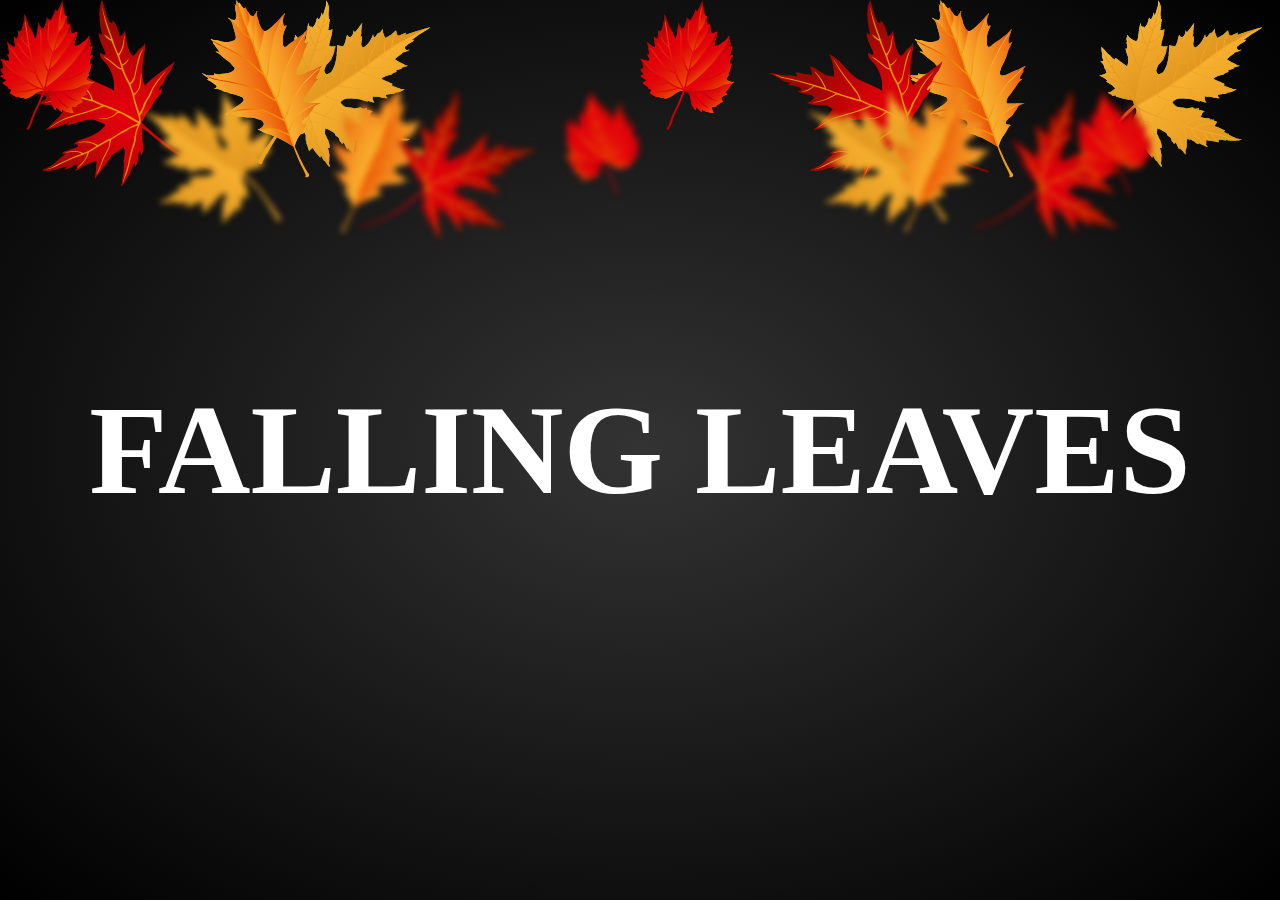
<file: CSS_Very_Power-master/CSS 落叶飘舞动画，好家伙，可以做个漂亮的锁屏了，还不收藏一波~/index.html>
<!DOCTYPE html>
<html lang="en">
<head>
  <meta charset="UTF-8">
  <meta name="viewport" content="width=device-width, initial-scale=1.0">
  <title>128.落叶飘舞动画特效</title>
  <link href="./style.css" rel="stylesheet">
</head>
<body>
  <section>
    <h2>Falling Leaves</h2>
    <div class="set">
      <div><img src="leaves1.png" alt=""></div>
      <div><img src="leaves2.png" alt=""></div>
      <div><img src="leaves3.png" alt=""></div>
      <div><img src="leaves4.png" alt=""></div>
      <div><img src="leaves1.png" alt=""></div>
      <div><img src="leaves2.png" alt=""></div>
      <div><img src="leaves3.png" alt=""></div>
      <div><img src="leaves4.png" alt=""></div>
    </div>
    <div class="set set2">
      <div><img src="leaves1.png" alt=""></div>
      <div><img src="leaves2.png" alt=""></div>
      <div><img src="leaves3.png" alt=""></div>
      <div><img src="leaves4.png" alt=""></div>
      <div><img src="leaves1.png" alt=""></div>
      <div><img src="leaves2.png" alt=""></div>
      <div><img src="leaves3.png" alt=""></div>
      <div><img src="leaves4.png" alt=""></div>
    </div>
    <div class="set set3">
      <div><img src="leaves1.png" alt=""></div>
      <div><img src="leaves2.png" alt=""></div>
      <div><img src="leaves3.png" alt=""></div>
      <div><img src="leaves4.png" alt=""></div>
      <div><img src="leaves1.png" alt=""></div>
      <div><img src="leaves2.png" alt=""></div>
      <div><img src="leaves3.png" alt=""></div>
      <div><img src="leaves4.png" alt=""></div>
    </div>
  </section>
</body>
</html>
</file>
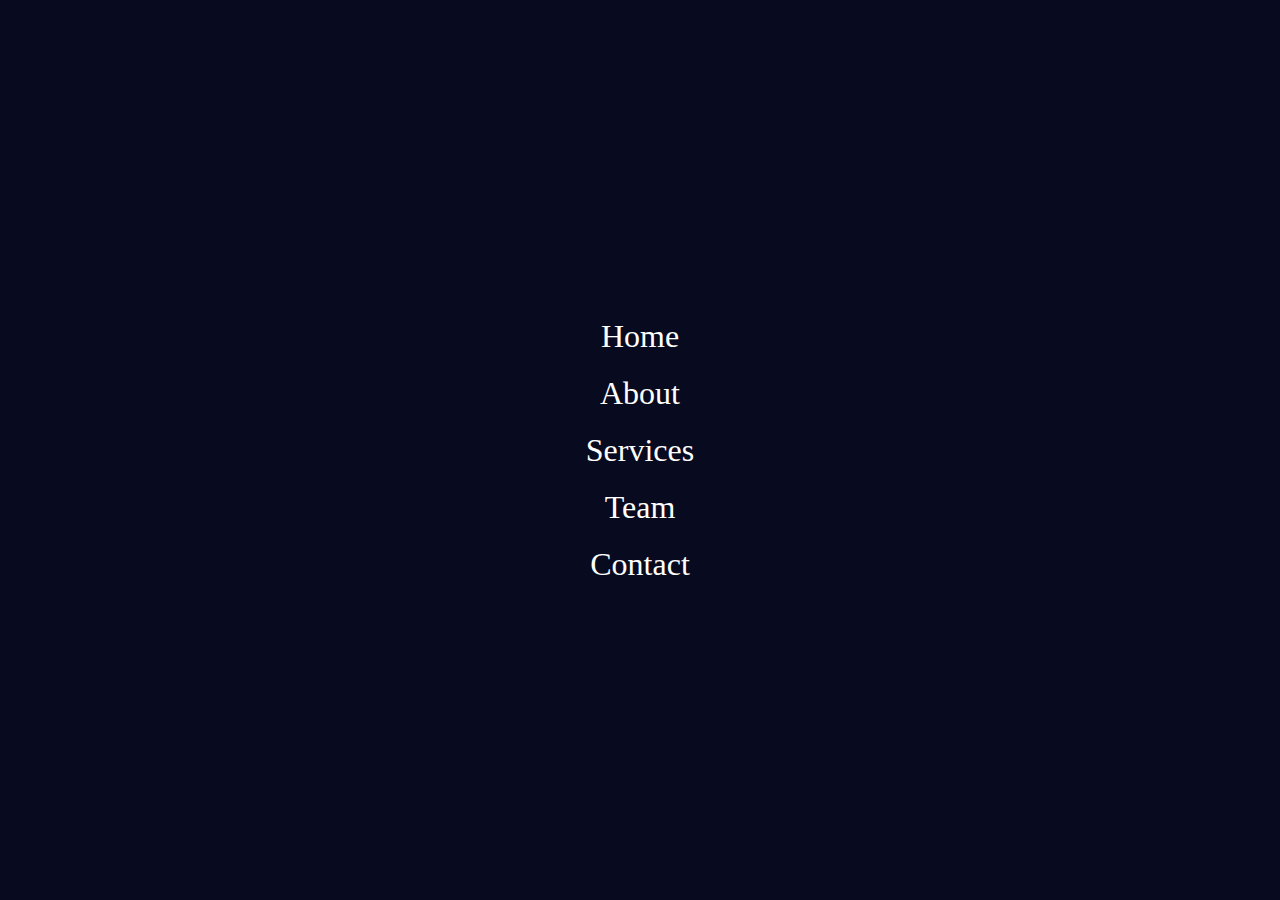
<file: CSS_Very_Power-master/HTML+CSS  完成滑动菜单指示器/index.html>
<!DOCTYPE html>
<html lang="en">
<head>
  <meta charset="UTF-8">
  <meta name="viewport" content="width=device-width, initial-scale=1.0">
  <title>136.如何使用css + js 创建滑动菜单指示器</title>
  <link href="./style.css" rel="stylesheet">
</head>
<body>
  <ul>
    <div id="marker"></div>
    <li><a href="#">Home</a></li>
    <li><a href="#">About</a></li>
    <li><a href="#">Services</a></li>
    <li><a href="#">Team</a></li>
    <li><a href="#">Contact</a></li>
  </ul>
  <script>
    const marker = document.querySelector('#marker')
    const item = document.querySelectorAll('ul li a')

    function indicator (e) {
      marker.style.top = e.offsetTop + 'px'
      marker.style.width = e.offsetWidth + 'px'
    }
    item.forEach(link => {
      link.addEventListener('mousemove', e => {
        indicator(e.target)
      })
    })
  </script>
</body>
</html>
</file>
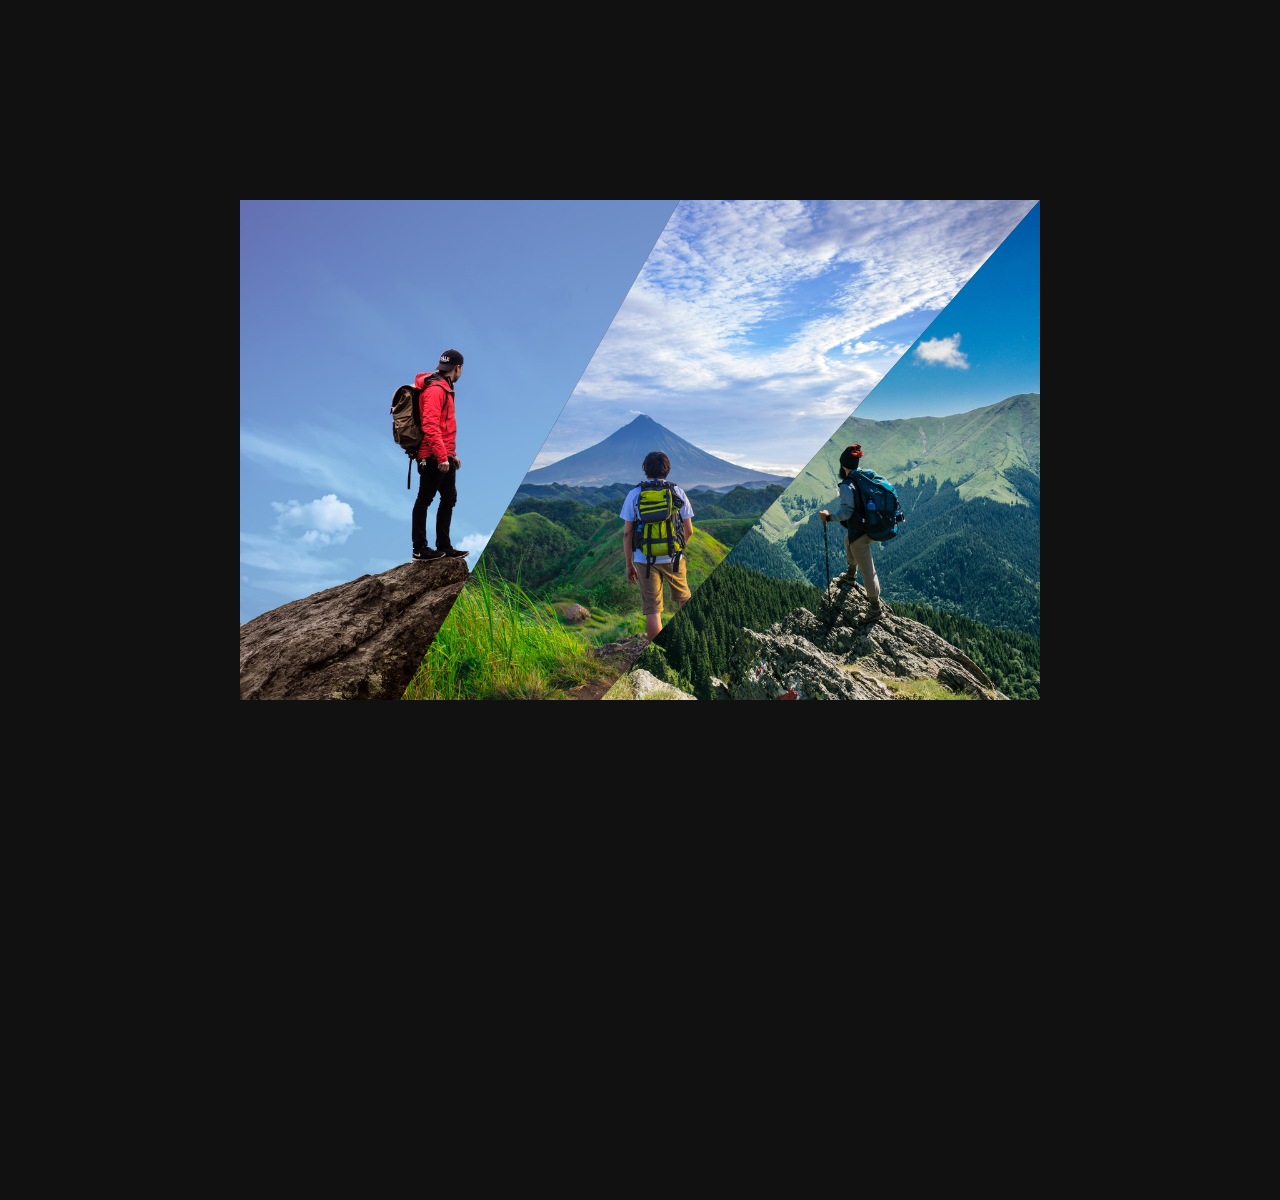
<file: CSS_Very_Power-master/HTML+CSS 回忆碎片悬停效果/index.html>
<!DOCTYPE html>
<html lang="en">
<head>
  <meta charset="UTF-8">
  <meta name="viewport" content="width=device-width, initial-scale=1.0">
  <title>135.使用clip-path创建很棒图上悬停特效</title>
  <link href="./style.css" rel="stylesheet">
</head>
<body>
  <div class="container">
    <div class="clip clip1">
      <div class="content">
        <h2>Post Title One</h2>
        <p>我们是才华横溢的设计师，也是勤勤恳恳的木匠，要能用上帝视角凌空俯视，也要能回到现实操盘世界。</p>
      </div>
    </div>
    <div class="clip clip2">
      <div class="content">
        <h2>Post Title Two</h2>
        <p>我们是才华横溢的设计师，也是勤勤恳恳的木匠，要能用上帝视角凌空俯视，也要能回到现实操盘世界。</p>
      </div>
    </div>
    <div class="clip clip3">
      <div class="content">
        <h2>Post Title Three</h2>
        <p>我们是才华横溢的设计师，也是勤勤恳恳的木匠，要能用上帝视角凌空俯视，也要能回到现实操盘世界。</p>
      </div>
    </div>
  </div>
</body>
</html>
</file>
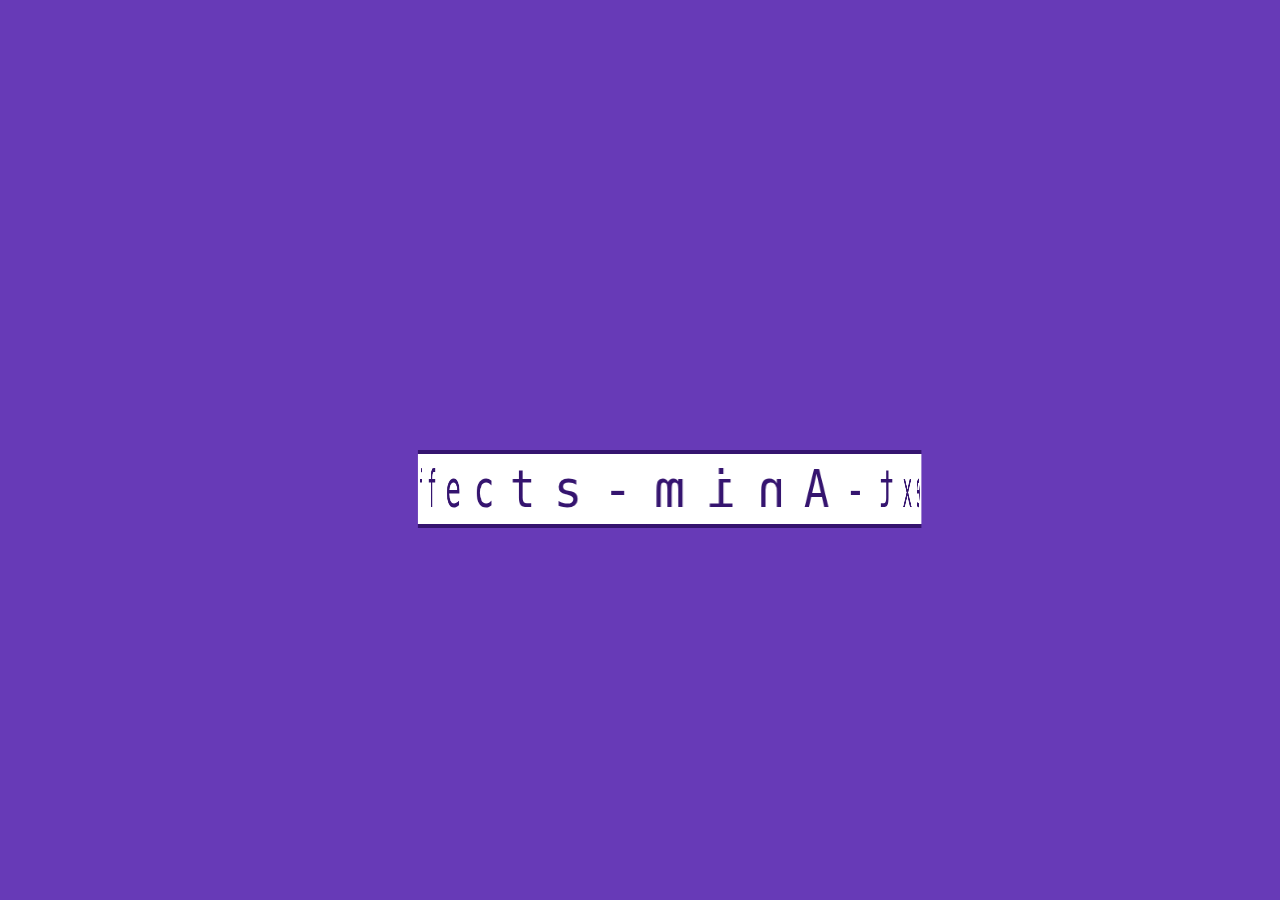
<file: CSS_Very_Power-master/HTML+CSS 完成圆形文字动画，好家伙，做个圈圈献给你！/index.html>
<!DOCTYPE html>
<html lang="en">
<head>
  <meta charset="UTF-8">
  <meta name="viewport" content="width=device-width, initial-scale=1.0">
  <title>133.如何使用CSS和Splitting.js制作圆形文字动画</title>
  <link href="./style.css" rel="stylesheet">
</head>
<body>
  <div class="circle"  data-splitting>
    Circle-Text-Animation-Effects-
  </div>
  <script src="./splitting.js"></script>
  <script> Splitting(); </script>
</body>
</html>
</file>
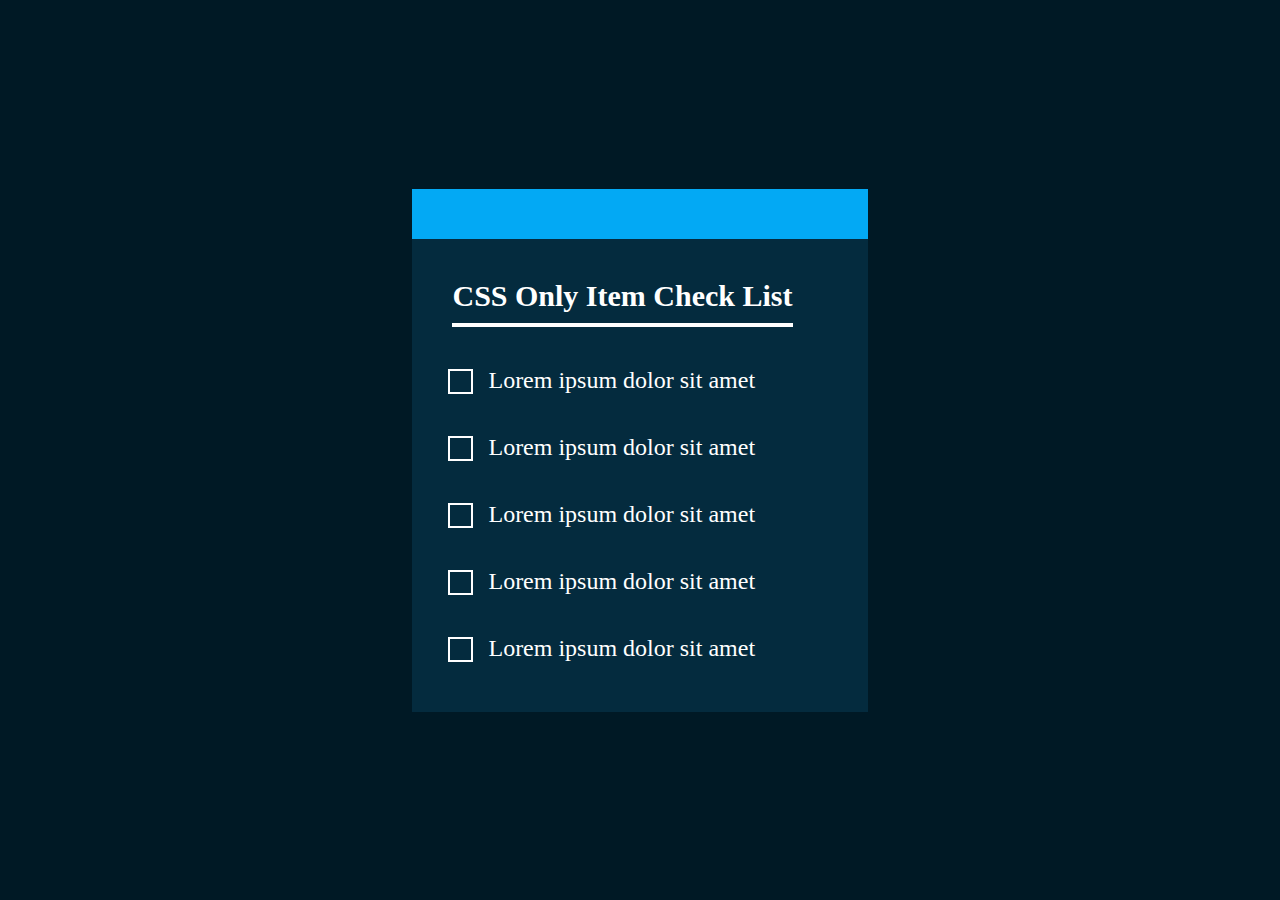
<file: CSS_Very_Power-master/HTML+CSS 完成待办事项，好家伙，还不快进来！实鼠不易，牛气冲天！/index.html>
<!DOCTYPE html>
<html lang="en">
<head>
  <meta charset="UTF-8">
  <meta name="viewport" content="width=device-width, initial-scale=1.0">
  <link href="./style.css" rel="stylesheet">
  <title>68.自定义动态复选框</title>
</head>
<body>
  <div class="list">
    <h2>CSS Only Item Check List</h2>
    <label>
      <input type="checkbox">
      <i></i>
      <span>Lorem ipsum dolor sit amet</span>
    </label>
    <label>
      <input type="checkbox">
      <i></i>
      <span>Lorem ipsum dolor sit amet</span>
    </label>
    <label>
      <input type="checkbox">
      <i></i>
      <span>Lorem ipsum dolor sit amet</span>
    </label>
    <label>
      <input type="checkbox">
      <i></i>
      <span>Lorem ipsum dolor sit amet</span>
    </label>
    <label>
      <input type="checkbox">
      <i></i>
      <span>Lorem ipsum dolor sit amet</span>
    </label>
  </div>
</body>
</html>
</file>
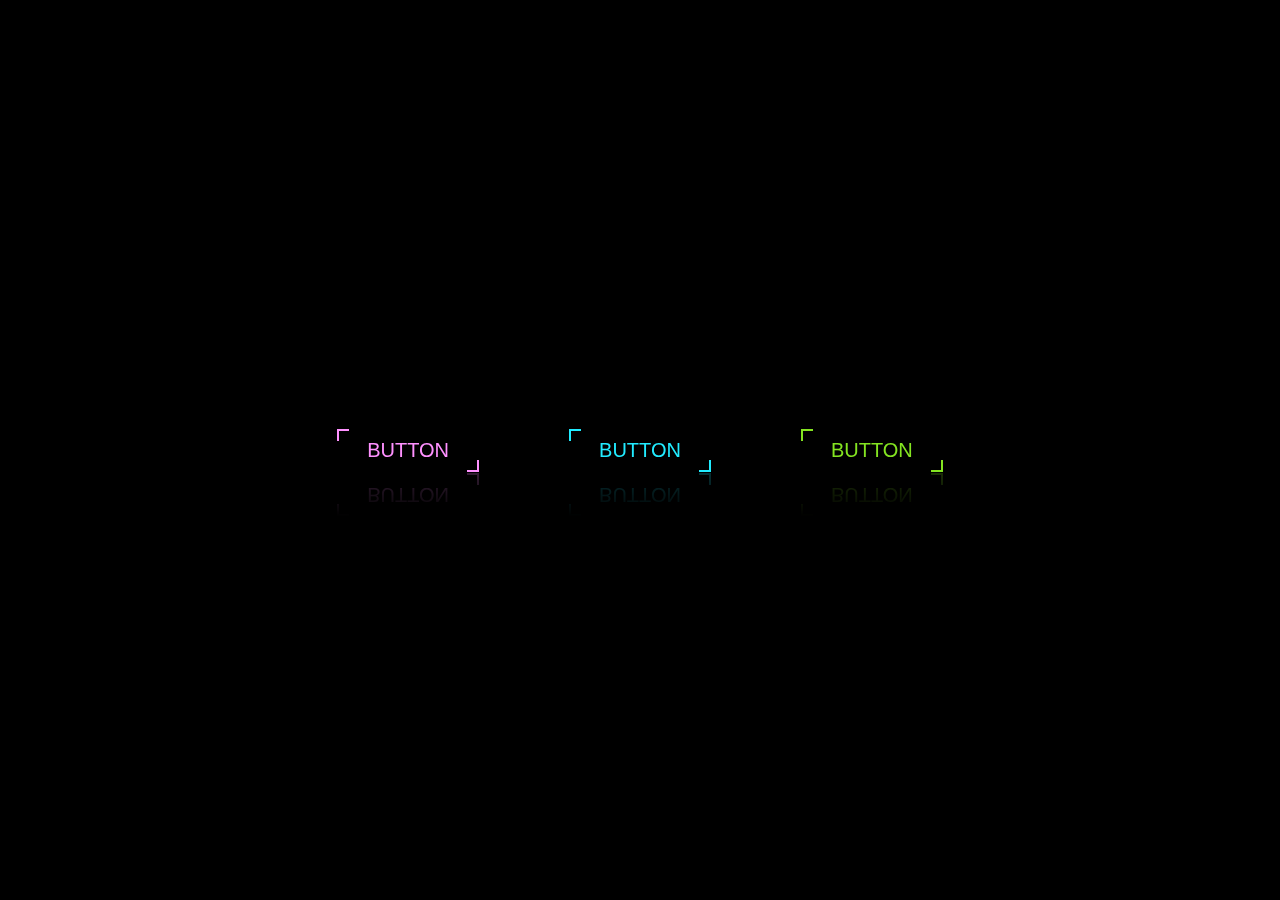
<file: CSS_Very_Power-master/HTML+CSS 完成按钮悬停发光特效，是金子总会发光的！/index.html>
<!DOCTYPE html>
<html lang="en">
<head>
  <meta charset="UTF-8">
  <meta name="viewport" content="width=device-width, initial-scale=1.0">
  <link href="./style.css" rel="stylesheet">
  <title>35.按钮悬停效霓虹灯特效</title>
</head>
<body>
  <a href="#">Button</a>
  <a href="#">Button</a>
  <a href="#">Button</a>
</body>
</html>
</file>
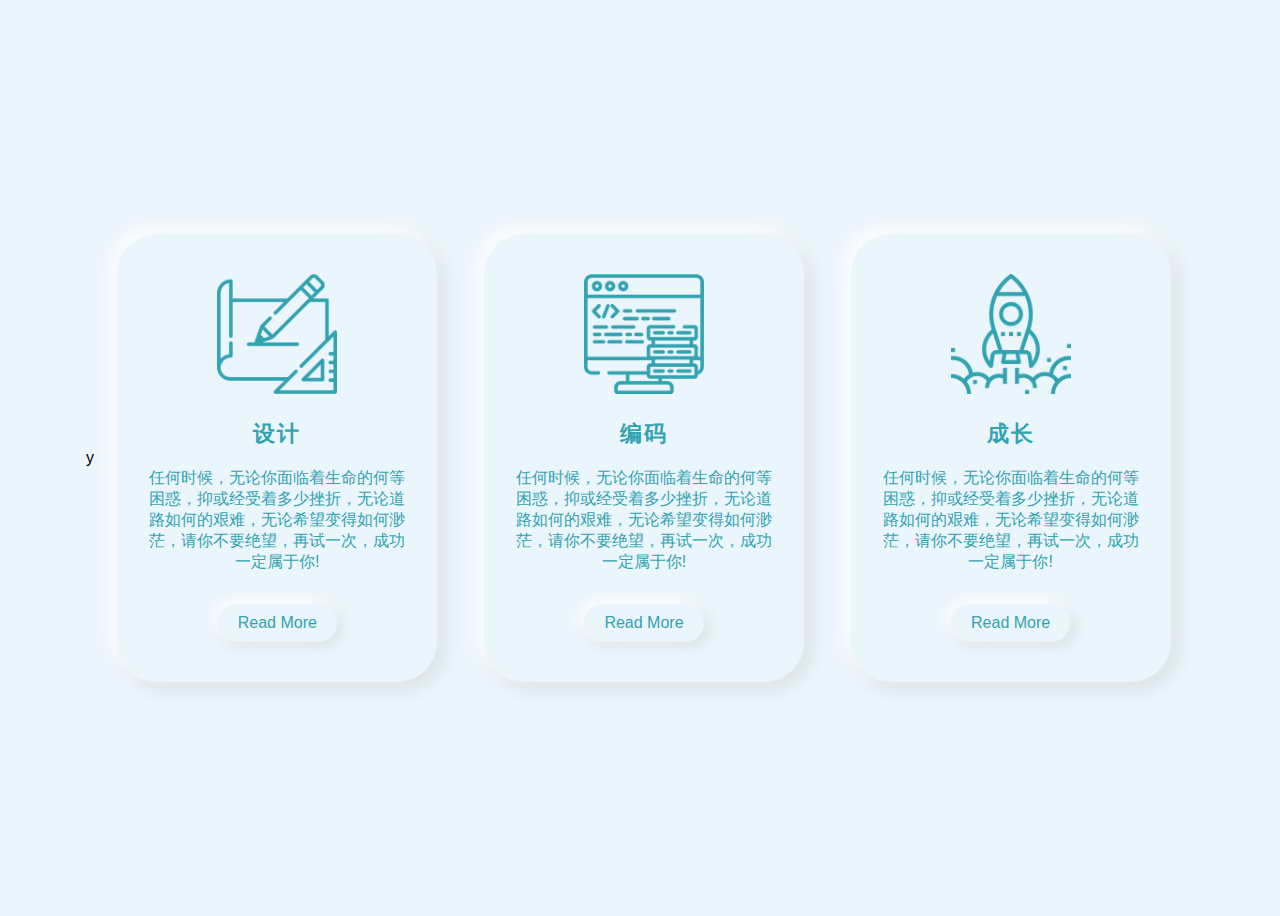
<file: CSS_Very_Power-master/HTML+CSS 完成超好看的卡片新拟态效果 ~嗯,有点意思/index.html>
<!DOCTYPE html>
<html lang="en">
<head>
  <meta charset="UTF-8">
  <meta name="viewport" content="width=device-width, initial-scale=1.0">
  <link href="./style.css" rel="stylesheet">y
  <title>50.新拟物卡片悬停特效</title>
</head>
<body>
  <div class="container">
    <div class="card">
      <div class="imgBx">
        <img src="design.png" alt="">
      </div>
      <div class="contentBx">
        <h2>设计</h2>
        <p>任何时候，无论你面临着生命的何等困惑，抑或经受着多少挫折，无论道路如何的艰难，无论希望变得如何渺茫，请你不要绝望，再试一次，成功一定属于你!</p>
        <a href="#"><span>Read More</span></a>
      </div>
    </div>
    <div class="card">
      <div class="imgBx">
        <img src="code.png" alt="">
      </div>
      <div class="contentBx">
        <h2>编码</h2>
        <p>任何时候，无论你面临着生命的何等困惑，抑或经受着多少挫折，无论道路如何的艰难，无论希望变得如何渺茫，请你不要绝望，再试一次，成功一定属于你!</p>
        <a href="#"><span>Read More</span></a>
      </div>
    </div>
    <div class="card">
      <div class="imgBx">
        <img src="launch.png" alt="">
      </div>
      <div class="contentBx">
        <h2>成长</h2>
        <p>任何时候，无论你面临着生命的何等困惑，抑或经受着多少挫折，无论道路如何的艰难，无论希望变得如何渺茫，请你不要绝望，再试一次，成功一定属于你!</p>
        <a href="#"><span>Read More</span></a>
      </div>
    </div>
  </div>
</body>
</html>
</file>
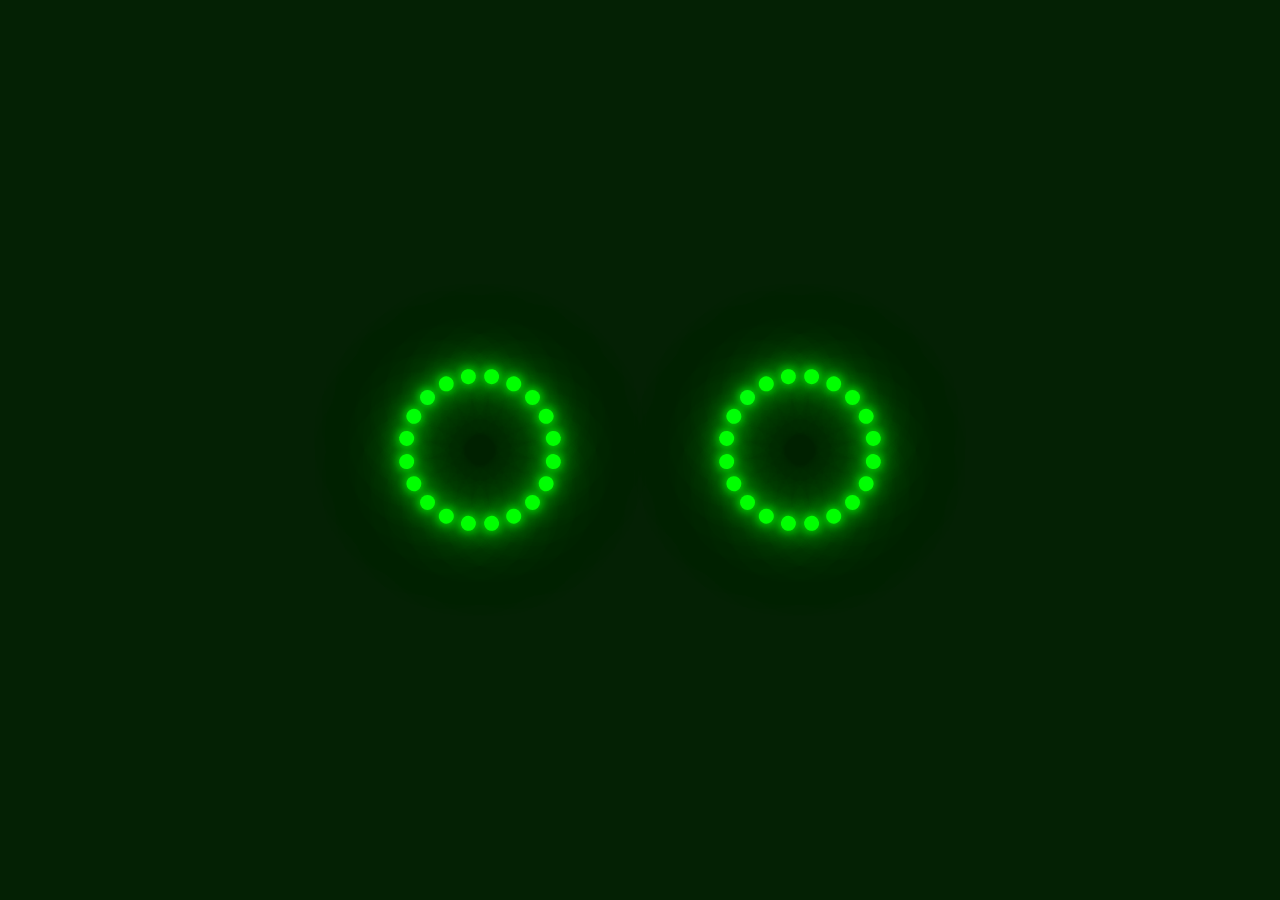
<file: CSS_Very_Power-master/HTML+CSS 跑马灯加载特效，各位看众，给个三连，收藏起来吧！/index.html>
<!DOCTYPE html>
<html lang="en">
<head>
  <meta charset="UTF-8">
  <meta name="viewport" content="width=device-width, initial-scale=1.0">
  <title>131.手撸一个跑马灯加载特效送给前端女朋友</title>
  <link href="./style.css" rel="stylesheet">
</head>
<body>
  <section>
    <div class="loader" style="margin-right: 200px;">
      <span style="--i:1"></span>
      <span style="--i:2;"></span>
      <span style="--i:3;"></span>
      <span style="--i:4;"></span>
      <span style="--i:5;"></span>
      <span style="--i:6;"></span>
      <span style="--i:7;"></span>
      <span style="--i:8;"></span>
      <span style="--i:9;"></span>
      <span style="--i:10;"></span>
      <span style="--i:11;"></span>
      <span style="--i:12;"></span>
      <span style="--i:13;"></span>
      <span style="--i:14;"></span>
      <span style="--i:15;"></span>
      <span style="--i:16;"></span>
      <span style="--i:17;"></span>
      <span style="--i:18;"></span>
      <span style="--i:19;"></span>
      <span style="--i:20;"></span>
    </div>
    <div class="loader">
      <span style="--i:1"></span>
      <span style="--i:2;"></span>
      <span style="--i:3;"></span>
      <span style="--i:4;"></span>
      <span style="--i:5;"></span>
      <span style="--i:6;"></span>
      <span style="--i:7;"></span>
      <span style="--i:8;"></span>
      <span style="--i:9;"></span>
      <span style="--i:10;"></span>
      <span style="--i:11;"></span>
      <span style="--i:12;"></span>
      <span style="--i:13;"></span>
      <span style="--i:14;"></span>
      <span style="--i:15;"></span>
      <span style="--i:16;"></span>
      <span style="--i:17;"></span>
      <span style="--i:18;"></span>
      <span style="--i:19;"></span>
      <span style="--i:20;"></span>
    </div>
  </section>
</body>
</html>
</file>
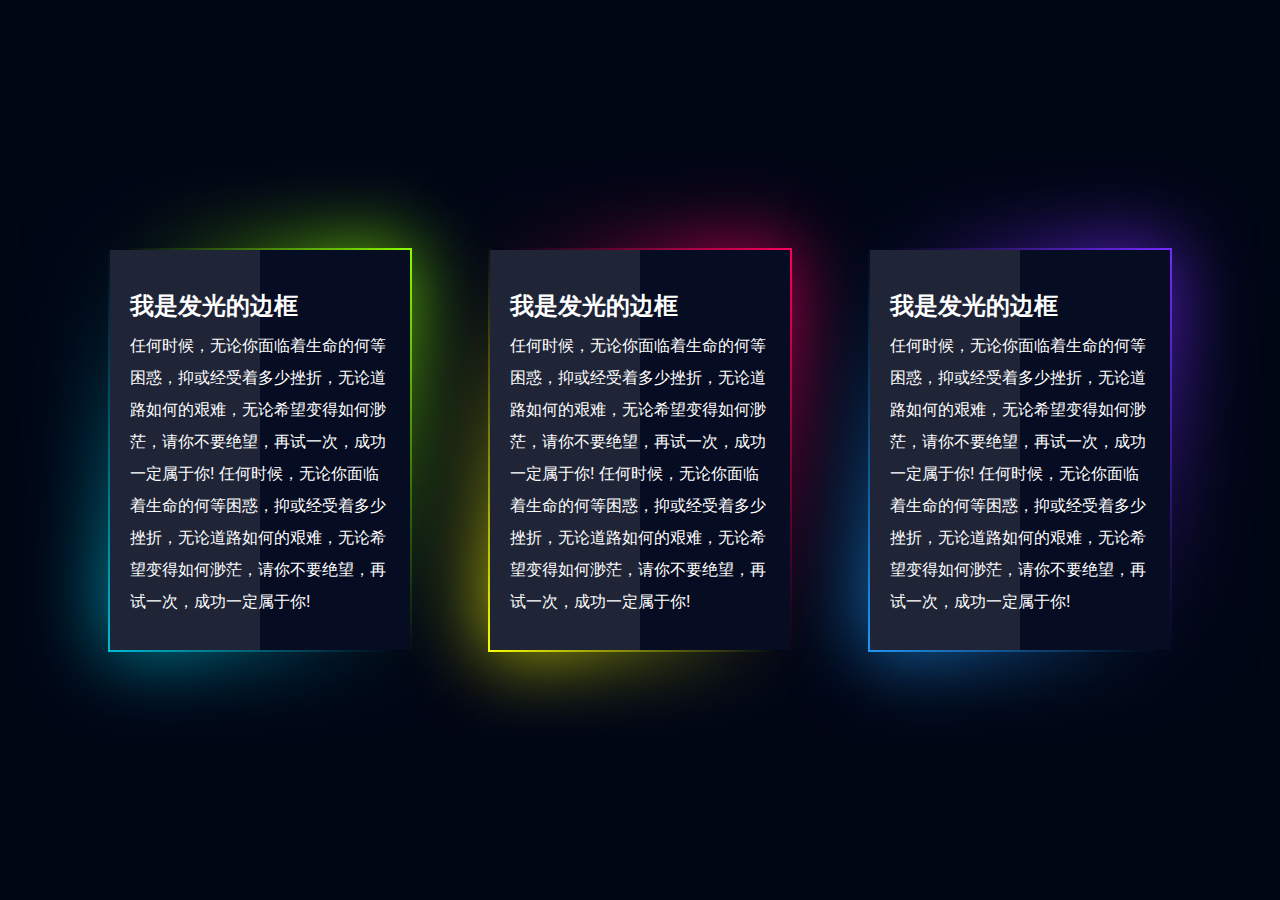
<file: CSS_Very_Power-master/HTML+CSS3 完成渐变发光卡片，不知道大家对这种系列是否满意？/index.html>
<!DOCTYPE html>
<html lang="en">
<head>
  <meta charset="UTF-8">
  <link href="./style.css" rel="stylesheet">
  <title>26.基于URL操作样式类</title>
</head>
<body>
  <div class="box">
    <div class="glass"></div>
    <div class="content">
      <h2>我是发光的边框</h2>
      <p>
        任何时候，无论你面临着生命的何等困惑，抑或经受着多少挫折，无论道路如何的艰难，无论希望变得如何渺茫，请你不要绝望，再试一次，成功一定属于你!
        
        任何时候，无论你面临着生命的何等困惑，抑或经受着多少挫折，无论道路如何的艰难，无论希望变得如何渺茫，请你不要绝望，再试一次，成功一定属于你!
      </p>
    </div>
  </div>
  <div class="box">
    <div class="glass"></div>
    <div class="content">
      <h2>我是发光的边框</h2>
      <p>
        任何时候，无论你面临着生命的何等困惑，抑或经受着多少挫折，无论道路如何的艰难，无论希望变得如何渺茫，请你不要绝望，再试一次，成功一定属于你!
        
        任何时候，无论你面临着生命的何等困惑，抑或经受着多少挫折，无论道路如何的艰难，无论希望变得如何渺茫，请你不要绝望，再试一次，成功一定属于你!
      </p>
    </div>
  </div>
  <div class="box">
    <div class="glass"></div>
    <div class="content">
      <h2>我是发光的边框</h2>
      <p>
        任何时候，无论你面临着生命的何等困惑，抑或经受着多少挫折，无论道路如何的艰难，无论希望变得如何渺茫，请你不要绝望，再试一次，成功一定属于你!
        
        任何时候，无论你面临着生命的何等困惑，抑或经受着多少挫折，无论道路如何的艰难，无论希望变得如何渺茫，请你不要绝望，再试一次，成功一定属于你!
      </p>
    </div>
  </div>
</body>
</html>
</file>
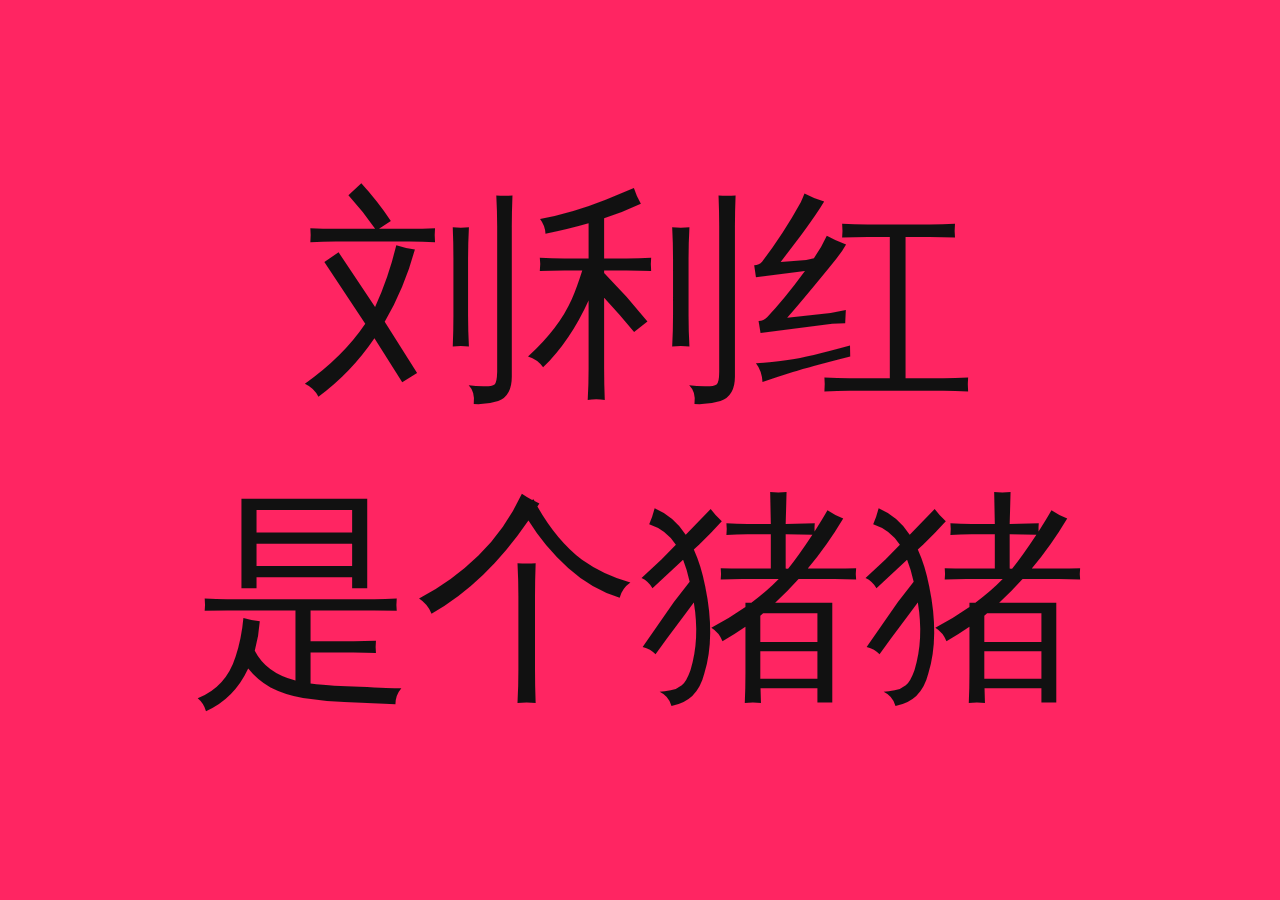
<file: CSS_Very_Power-master/HTML+CSS做一个聚光灯的效果送给心上人/index.html>
<!DOCTYPE html>
<html lang="en">
<head>
  <meta charset="UTF-8">
  <meta name="viewport" content="width=device-width, initial-scale=1.0">
  <title>134.如何使用 clip-path 做一个聚光灯的效果送给心上人</title>
  <link href="./style.css" rel="stylesheet">
</head>
<body>
  <section>
    <h2>刘利红</h2>
    <h2>是个猪猪</h2>
    <div class="circle"></div>
  </section>
  <script>
    const pos =document.documentElement
    pos.addEventListener('mousemove', e => {
      pos.style.setProperty('--x', e.clientX + 'px')
      pos.style.setProperty('--y', e.clientY + 'px')
    })
  </script>
</body>
</html>
</file>
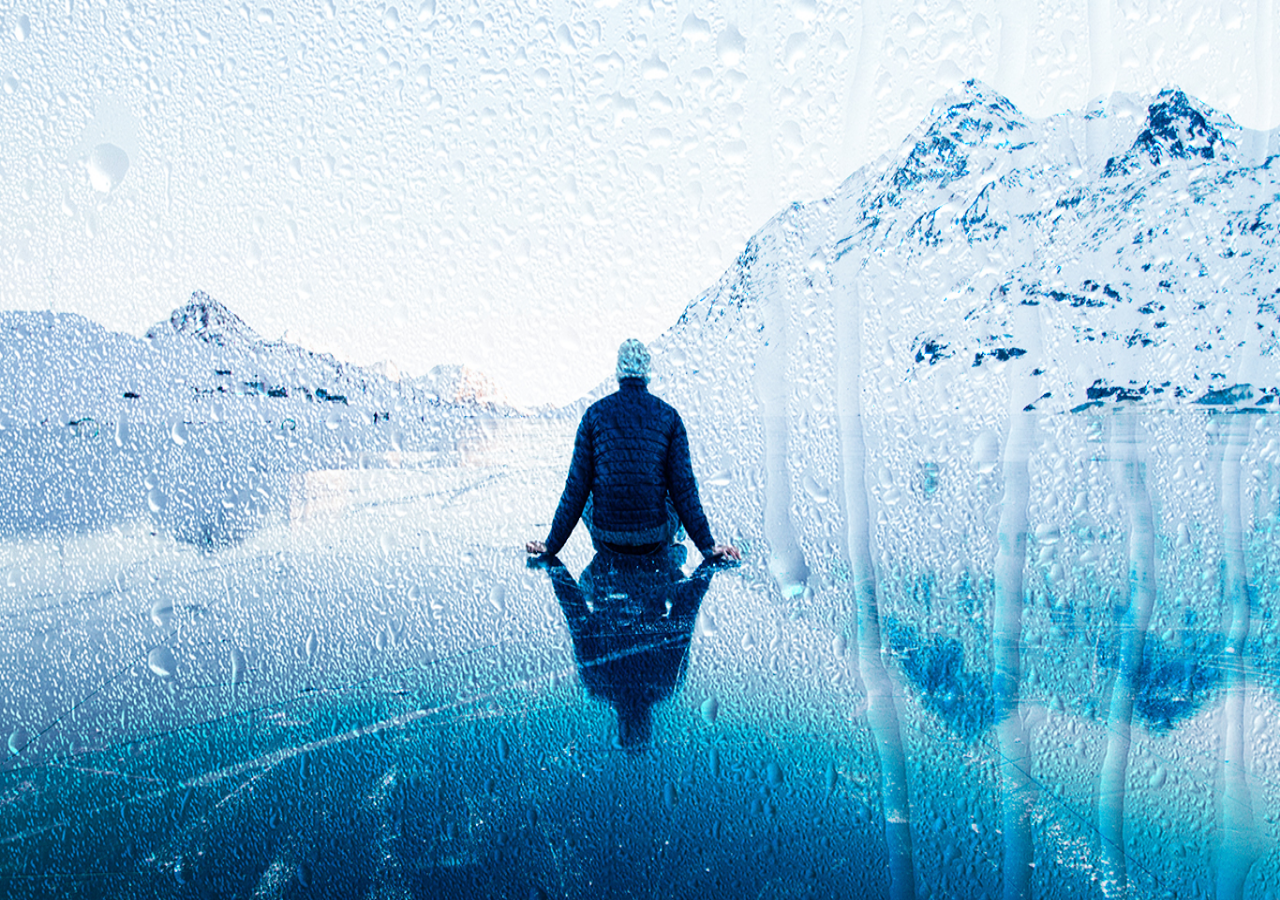
<file: CSS_Very_Power-master/前端人，来，给沾满雾气的玻璃刮一刮，好家伙，这工具超好用！/index.html>
<!DOCTYPE html>
<html lang="en">
<head>
  <meta charset="UTF-8">
  <meta name="viewport" content="width=device-width, initial-scale=1.0">
  <title>132.给沾满雾气的玻璃刮一刮</title>
  <link href="./style.css" rel="stylesheet">
</head>
<body>
  <div id="scratch"></div>
  <script src="https://cdn.bootcdn.net/ajax/libs/jquery/2.2.4/jquery.js"></script>
  <script src="./wScratchPad.min.js"></script>
  <script>
    $('#scratch').wScratchPad({
      size        : 150,          // The size of the brush/scratch.
      bg          : './img2.jpg',  // Background (image path or hex color).
      fg          : './img1.jpg',  // Foreground (image path or hex color).
    });
  </script>
</body>
</html>
</file>
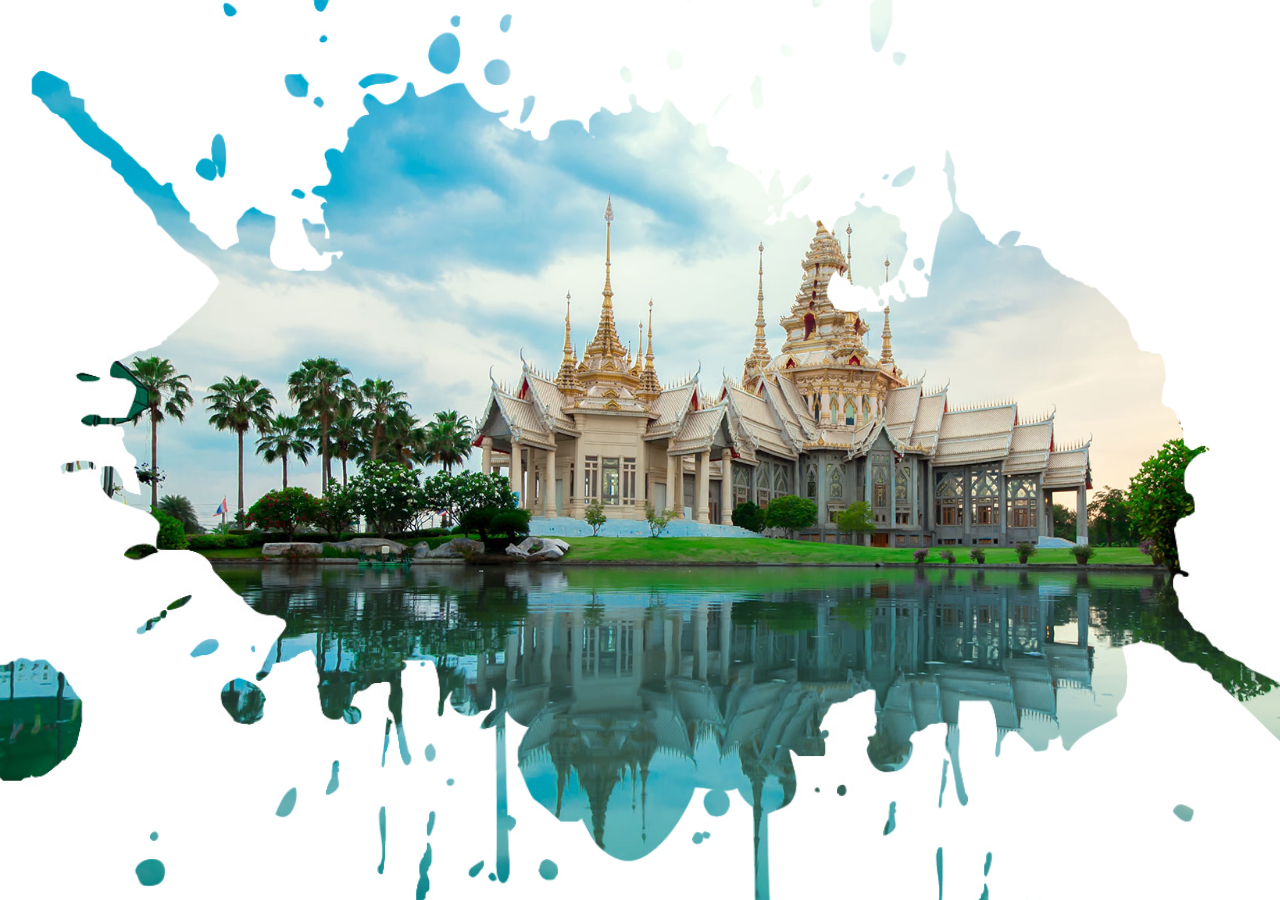
<file: CSS_Very_Power-master/好家伙，女朋友让我用前端人的方式，描述一下一幅画被墨水洒的到样子/index.html>
<!DOCTYPE html>
<html lang="en">
<head>
  <meta charset="UTF-8">
  <meta name="viewport" content="width=device-width, initial-scale=1.0">
  <title>128.女朋友让我用前端人的方式，描述一下一幅画被墨水洒的到样子</title>
  <link href="./style.css" rel="stylesheet">
</head>
<body>
  <section></section>
</body>
</html>
</file>
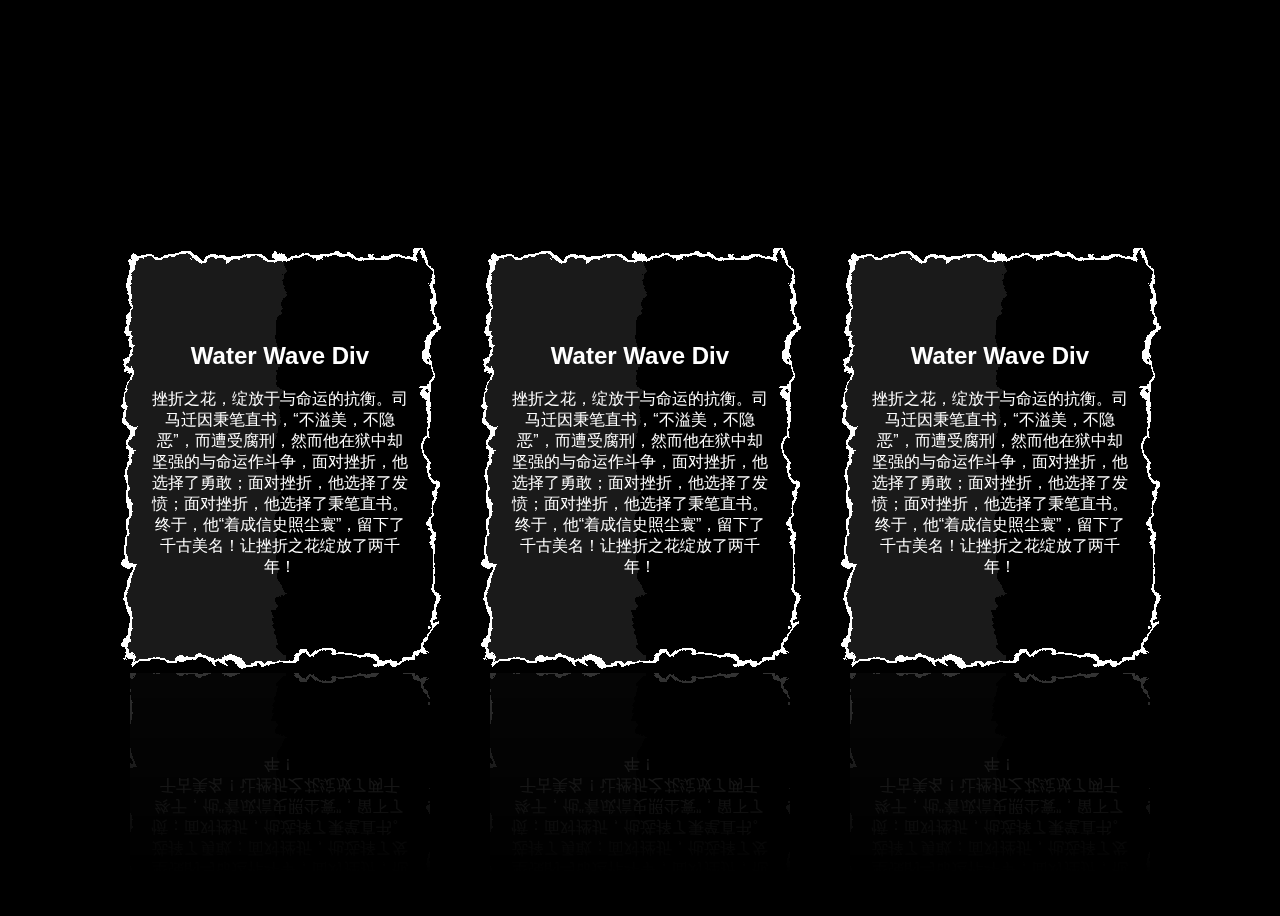
<file: CSS_Very_Power-master/波浪div动画效果/index.html>
<!DOCTYPE html>
<html lang="en">
<head>
  <meta charset="UTF-8">
  <meta name="viewport" content="width=device-width, initial-scale=1.0">
  <link href="./style.css" rel="stylesheet">
  <title>42.波浪div动画效果</title>
</head>
<body>
  <div class="container">
    <div class="box">
      <div class="content">
        <h2>Water Wave Div</h2>
        <p>
          挫折之花，绽放于与命运的抗衡。司马迁因秉笔直书，“不溢美，不隐恶”，而遭受腐刑，然而他在狱中却坚强的与命运作斗争，面对挫折，他选择了勇敢；面对挫折，他选择了发愤；面对挫折，他选择了秉笔直书。终于，他“着成信史照尘寰”，留下了千古美名！让挫折之花绽放了两千年！
        </p>
      </div>
    </div>
    <div class="box">
      <div class="content">
        <h2>Water Wave Div</h2>
        <p>
          挫折之花，绽放于与命运的抗衡。司马迁因秉笔直书，“不溢美，不隐恶”，而遭受腐刑，然而他在狱中却坚强的与命运作斗争，面对挫折，他选择了勇敢；面对挫折，他选择了发愤；面对挫折，他选择了秉笔直书。终于，他“着成信史照尘寰”，留下了千古美名！让挫折之花绽放了两千年！
        </p>
      </div>
    </div>
    <div class="box">
      <div class="content">
        <h2>Water Wave Div</h2>
        <p>
          挫折之花，绽放于与命运的抗衡。司马迁因秉笔直书，“不溢美，不隐恶”，而遭受腐刑，然而他在狱中却坚强的与命运作斗争，面对挫折，他选择了勇敢；面对挫折，他选择了发愤；面对挫折，他选择了秉笔直书。终于，他“着成信史照尘寰”，留下了千古美名！让挫折之花绽放了两千年！
        </p>
      </div>
    </div>
  </div>
  <svg>
    <filter id="wavy">
      <feTurbulence x="0" y="0" baseFrequency="0.02" numOctaves="5" seed="2">
        <animate attributeName="baseFrequency" dur="60s" values="0.02;0.05;0.02" repeatCount="indefinite"></animate>
      </feTurbulence>

      <feDisplacementMap in="SourceGraphic" scale="30"></feDisplacementMap>
    </filter>
  </svg>
</body>
</html>
</file>
<file: CSS_Very_Power-master/CSS 落叶飘舞动画，好家伙，可以做个漂亮的锁屏了，还不收藏一波~/style.css>
*{
  margin: 0;
  padding: 0;
  box-sizing: border-box;
}
section {
  position: relative;
  width: 100%;
  height: 100vh;
  background: radial-gradient(#333, #000);
  overflow: hidden;
  display: flex;
  align-items: center;
  justify-content: center;
}
section h2{
  color: #fff;
  font-size: 8em;
  text-transform: uppercase;
}
section .set{
  position: absolute;
  width: 100%;
  height: 100%;
  top:0;
  left: 0;
  pointer-events: none;
}
section .set div{
  position: absolute;
  display: block;
}
section .set div:nth-child(1){
  left: 20%;
  animation: animate 15s linear infinite;
  animation-delay: -7s;
}
section .set div:nth-child(2){
  left: 50%;
  animation: animate 20s linear infinite;
  animation-delay: -5s;
}
section .set div:nth-child(3){
  left: 70%;
  animation: animate 20s linear infinite;
  animation-delay: 0s;
}
section .set div:nth-child(4){
  left: 0%;
  animation: animate 15s linear infinite;
  animation-delay: -5s;
}
section .set div:nth-child(5){
  left: 85%;
  animation: animate 18s linear infinite;
  animation-delay: -10s;
}
section .set div:nth-child(6){
  left: 0%;
  animation: animate 12s linear infinite;
}
section .set div:nth-child(7){
  left: 15%;
  animation: animate 14s linear infinite;
}
section .set div:nth-child(8){
  left: 60%;
  animation: animate 15s linear infinite;
}

@keyframes animate{
  0%{
    opacity: 0;
    top: -10%;
    transform: translateX(20px) rotate(0deg);
  }
  10%{
    opacity: 1;
  }
  20%{
    transform: translateX(-20px) rotate(45deg);
  }
  40%{
    transform: translateX(-20px) rotate(90deg);
  }
  60%{
    transform: translateX(20px) rotate(180deg);
  }
  80%{
    transform: translateX(-20px) rotate(180deg);
  }
  100%{
    top: 110%;
    transform: translateX(-20px) rotate(225deg);
  }
}
.set2{
  transform: scale(2) rotateY(180deg);
  filter: blur(2px);
}
.set3{
  transform: scale(0.8) rotateY(180deg);
  filter: blur(4px);
}
</file>
<file: CSS_Very_Power-master/HTML+CSS  完成滑动菜单指示器/style.css>
*{
  margin: 0;
  padding: 0;
  font-family: consolas;
}
body{
  display: flex;
  justify-content: center;
  align-items: center;
  min-height: 100vh;
  background: #080b1f;
}
ul{
  position: relative;
  display: flex;
  flex-direction: column;
  align-items: center;
  justify-content: center;
}
ul li {
  list-style: none;
}
ul li a{
  position: relative;
  font-size: 2em;
  color: #fff;
  text-decoration: none;
  margin: 10px 0;
  display: inline-block;
  padding: 0 20px;
}

#marker{
  position: absolute;
  top:0;
  height: 50px;
  background: #2196f3;
  border-radius: 2px;
  transition: 0.5s;
  margin-top: -5px;
}
</file>
<file: CSS_Very_Power-master/HTML+CSS 回忆碎片悬停效果/style.css>
*{
  margin: 0;
  padding: 0;
  box-sizing: border-box;
}
body{
  display: flex;
  align-items: center;
  justify-content: center;
  min-height: 100vh;
  background: #111;
  overflow: hidden;
}
.container{
  position: relative;
  width: 800px;
  height: 500px;
  background: #222;
}
.container .clip{
  position: absolute;
  top:0;
  left: 0;
  width: 100%;
  height: 100%;
  transition: 0.5s;
}
.container .clip.clip1{
  background: url(img1.jpg);
  background-size: cover;
  clip-path: polygon(0 0, 55% 0, 20% 100%, 0% 100%);
}
.container .clip.clip2{
  background: url(img2.jpg);
  background-size: cover;
  clip-path: polygon(55% 0, 100% 0, 45% 100%, 20% 100%);
}
.container .clip.clip3{
  background: url(img3.jpg);
  background-size: cover;
  clip-path: polygon(100% 0, 100% 0, 100% 100%, 45% 100%);
}
.container:hover .clip{
  clip-path: polygon(100% 0, 100% 0, 100% 100%, 100% 100%);
}
.container .clip:hover{
  clip-path: polygon(0 0, 100% 0, 100% 100%, 0% 100%);
}
.content{
  position: absolute;
  bottom: -100%;
  width: 70%;
  padding: 20px;
  background: #fff;
  transition: 0.5s;
}
.container .clip:hover .content{
  bottom: 0;
  opacity: 1;
}
</file>
<file: CSS_Very_Power-master/HTML+CSS 完成圆形文字动画，好家伙，做个圈圈献给你！/style.css>
*{
  margin: 0;
  padding: 0;
  box-sizing: border-box;
  font-family: monospace;
}
body{
  display: flex;
  justify-content: center;
  align-items: center;
  min-height: 100vh;
  background: #673ab7;
}
.circle{
  transform-style: preserve-3d;
  animation: animate 8s linear infinite;
}
@keyframes animate{
  0%{
    transform: perspective(1000px) rotateY(360deg) rotateX(15deg);
  }
  100%{
    transform: perspective(1000px) rotateY(0deg) rotateX(15deg);
  }
}
.circle .char{
  position: absolute;
  top:0;
  left: 0;
  background: #fff;
  font-size: 4em;
  color: #35146f;
  padding: 5px 14px;
  border-top: 4px solid #35146f;
  border-bottom: 4px solid #35146f;
  transform-style: preserve-3d;
  transform-origin: center;
  transform:rotateY(calc(var(--char-index) * 12deg)) translateZ(250px);
}
</file>
<file: CSS_Very_Power-master/HTML+CSS 完成待办事项，好家伙，还不快进来！实鼠不易，牛气冲天！/style.css>
*{
  margin: 0;
  padding: 0;
  font-family: consolas;
  box-sizing: border-box;
}
body{
  display: flex;
  align-items: center;
  justify-content: center;
  min-height: 100vh;
  background: #001925;
}

.list{
  padding: 30px 75px 10px 30px;
  position: relative;
  background: #042b3e;
  border-top: 50px solid #03a9f4
}

.list h2{
  color: #fff;
  font-size: 30px;
  padding: 10px 0;
  margin-left: 10px;
  display: inline-block;
  border-bottom: 4px solid #fff
}

.list label{
  position: relative;
  display: block;
  margin: 40px 0;
  color: #fff;
  font-size: 24px;
  cursor: pointer;
}

.list input[type="checkbox"] {
  -webkit-appearance: none;
}

.list i{
  position: absolute;
  top:2px;
  display: inline-block;
  width: 25px;
  height: 25px;
  border: 2px solid #fff;
}

.list input[type="checkbox"]:checked ~ i{
  top:1px;
  border-top:none;
  border-right: none;
  height: 15px;
  width: 25px;
  transform: rotate(-45deg);
}

.list span{
  position: relative;
  left: 40px;
  transition: 0.5s;
}

.list span::before{
  content: '';
  position: absolute;
  top: 50%;
  left: 0;
  width: 100%;
  height: 1px;
  background: #fff;

  transform:translateY(-50%) scale(0);
  transform-origin: right;
  transition: transform 0.8s;
}

.list input[type="checkbox"]:checked ~ span::before{
  transform:translateY(-50%) scale(1);
  transform-origin: left;
  transition: transform 0.8s;
}

.list input[type="checkbox"]:checked ~ span{
  color: #154e6b;
}
</file>
<file: CSS_Very_Power-master/HTML+CSS 完成按钮悬停发光特效，是金子总会发光的！/style.css>
*{
  margin: 0;
  padding: 0;
  font-family: '微软雅黑', sans-serif;
  box-sizing: border-box;
}

body{
  display: flex;
  justify-content: center;
  align-items: center;
  background: #000;
  min-height: 100vh;
}

a{
  position: relative;
  padding: 10px 30px;
  margin: 0 45px;
  color: #21ebff;
  text-decoration: none;
  font-size: 20px;
  text-transform: uppercase;
  transition: 0.5s;
  overflow: hidden;
  -webkit-box-reflect: below 1px linear-gradient(transparent, #0003);
}
a:hover{
  background: #21ebff;
  color: #111;
  box-shadow: 0 0 50px #21ebff;
  transition-delay: 0.5s;
}

a:nth-child(1){
  filter: hue-rotate(115deg);
}
a:nth-child(3){
  filter: hue-rotate(270deg);
}

a::before{
  content: '';
  position: absolute;
  top:0;
  left: 0;
  width: 10px;
  height: 10px;
  border-top:2px solid #21ebff;
  border-left:2px solid #21ebff;
  transition: 0.5s;
  transition-delay: 0.5s;
}
a:hover::before{
  width: 100%;
  height: 100%;
  transition-delay: 0s;
}
a::after{
  content: '';
  position: absolute;
  right:0;
  bottom: 0;
  width: 10px;
  height: 10px;
  border-bottom:2px solid #21ebff;
  border-right:2px solid #21ebff;
  transition: 0.5s;
  transition-delay: 0.5s;
}

a:hover::after{
  width: 100%;
  height: 100%;
  transition-delay: 0s;
}
</file>
<file: CSS_Very_Power-master/HTML+CSS 完成超好看的卡片新拟态效果 ~嗯,有点意思/style.css>
*{
  font-family: '微软雅黑', sans-serif;
  box-sizing: border-box;
}
body{
  display: flex;
  align-items: center;
  justify-content: center;
  min-height: 100vh;
  background: #ebf5fc;
  overflow: hidden;
}
.container{
  position: relative;
  display: flex;
  justify-content: space-around;
  align-items: center;
  width: 1100px;
  flex-wrap: wrap;
}

.container .card{
  width: 320px;
  margin: 20px;
  padding: 40px 30px;
  background: #ebf5fc;
  border-radius: 40px;
  box-shadow: -6px -6px 20px rgba(255, 255, 255, 1),
              6px 6px 20px rgba(0, 0, 0, .1);
}

.container .card:hover{
  box-shadow: inset -6px -6px 10px rgba(255, 255, 255, 0.5),
              inset 6px 6px 20px rgba(0, 0, 0, 0.05);
}

.container .card .imgBx{
  position: relative;
  text-align: center;
}

.container .card .imgBx img{
  max-width: 120px;
}

.container .card .contentBx{
  position: relative;
  margin-top: 20px;
  text-align: center;
}

.container .card .contentBx h2{
  color: #32a3b1;
  font-weight: 700;
  font-size: 1.4em;
  letter-spacing: 2px;
}

.container .card .contentBx p{
  color: #32a3b1;
}

.container .card .contentBx a{
  display: inline-block;
  padding: 10px 20px;
  margin-top: 15px;
  border-radius: 40px;
  color: #32a3b1;
  font-size: 16px;
  text-decoration: none;
  box-shadow: -4px -4px 15px rgba(255, 255, 255, 1),
  4px 4px 15px rgba(0, 0, 0, .1);
}

.container .card .contentBx a:hover{
  box-shadow: inset -4px -4px 10px rgba(255, 255, 255, 0.5),
  inset 4px 4px 10px rgba(0, 0, 0, .1);
}

.container .card .contentBx a:hover span{
  display: block;
  transform: scale(0.98);
}

.container .card:hover .imgBx,
.container .card:hover .contentBx{
  transform: scale(0.98);
}
</file>
<file: CSS_Very_Power-master/HTML+CSS3 完成渐变发光卡片，不知道大家对这种系列是否满意？/style.css>
*{
  margin: 0;
  padding: 0;
  font-family: '微软雅黑', sans-serif;
}

body{
  display: flex;
  align-items: center;
  justify-content: center;
  background: #010615;
  min-height: 100vh;
  flex-wrap: wrap;
}

.box{
  position: relative;
  width: 300px;
  height: 400px;
  display: flex;
  justify-content: center;
  align-items: center;
  background: #060c21;
  margin:60px 40px;
}

.box::before{
  content: '';
  position: absolute;
  top:-2px;
  left: -2px;
  right: -2px;
  bottom: -2px;
  background: #fff;
  z-index: -1;
}

.box::after{
  content: '';
  position: absolute;
  top:-2px;
  left: -2px;
  right: -2px;
  bottom: -2px;
  background: #fff;
  filter: blur(40px);
  z-index: -2;
}

.box:nth-child(1)::before,
.box:nth-child(1)::after{
  background: linear-gradient(235deg, #89ff00, #010615, #00bcd4);
}
.box:nth-child(2)::before,
.box:nth-child(2)::after{
  background: linear-gradient(235deg, #ff005e, #010615, #fbff00);
}
.box:nth-child(3)::before,
.box:nth-child(3)::after{
  background: linear-gradient(235deg, #772aff, #010615, #2196f3);
}


.box .glass{
  position: absolute;
  top:0;
  left: 0;
  width: 50%;
  height: 100%;
  display: block;
  background: rgba(255, 255, 255, .1);
}

.box .content{
  padding: 20px;
  color: #fff;
  line-height: 2;
}
</file>
<file: CSS_Very_Power-master/HTML+CSS做一个聚光灯的效果送给心上人/style.css>
*{
  margin: 0;
  padding: 0;
  box-sizing: border-box;
}
section{
  position: relative;
  width: 100%;
  height: 100vh;
  background: #111;
  display: flex;
  flex-direction: column;
  justify-content: center;
  align-items: center;
}
section h2{
  position: relative;
  font-size: 14em;
  color: #111;
  font-weight: 300;
  cursor: default;
  z-index: 1;
}
.circle{
  position: absolute;
  width: 100%;
  height: 100%;
  background: #ff2562;
  pointer-events: none;
  transition: 0.1s;
  clip-path: circle(50px at var(--x) var(--y));
}

section h2:hover ~ .circle{
  background: #64ff14;
  clip-path: circle(200px at var(--x) var(--y));
}
</file>
<file: CSS_Very_Power-master/前端人，来，给沾满雾气的玻璃刮一刮，好家伙，这工具超好用！/style.css>
*{
  margin: 0;
  padding: 0;
  box-sizing: border-fbox;
}
#scratch{
  position: relative;
  width: 100%;
  height: 100vh;
}
</file>
<file: CSS_Very_Power-master/好家伙，女朋友让我用前端人的方式，描述一下一幅画被墨水洒的到样子/style.css>
*{
  margin: 0;
  padding: 0;
  box-sizing: border-box;
}
section{
  position: relative;
  width: 100%;
  min-height: 100vh;
  background: url(bg.jpg);
  background-size: cover;
}
section::before{
  content: '';
  position: absolute;
  top:0;
  left: 0;
  width: 100%;
  height: 100%;
  background: url(splash.jpg);
  background-position: center;
  mix-blend-mode: screen;
  background-size: 2200px;
}
</file>
<file: CSS_Very_Power-master/波浪div动画效果/style.css>
*{
  font-family: '微软雅黑', sans-serif;
  box-sizing: border-box;
}
body{
  display: flex;
  align-items: center;
  justify-content: center;
  background: #000;
  min-height: 100vh;
}

.container{
  position: relative;
  display: flex;
  justify-content: center;
  align-items: center;
}

.container .box{
  position: relative;
  width: 300px;
  height: 400px;
  color: #fff;
  display: flex;
  align-items: center;
  justify-content: center;
  -webkit-box-reflect: below 15px linear-gradient(transparent, transparent, rgba(0, 0, 0, 0.2));
  margin: 0 30px;
}

.container .box:hover{
  color: #000;
}

.container .box::before{
  content: '';
  position: absolute;
  left: -10px;
  top: -10px;
  width: 100%;
  height: 100%;
  border:4px solid #fff;
  background: #000;
  filter: url(#wavy);
}
.container .box:hover:before{
  background: #fff;
  transition: 0.5s;
}
.container .box::after{
  content: '';
  position: absolute;
  left: -10px;
  top: -10px;
  width: 50%;
  height: 100%;
  border:4px solid #fff;
  border-right: none;
  background: rgba(255, 255, 255, 0.1);
  filter: url(#wavy);
}

.container .box .content{
  position: absolute;
  padding: 20px;
  text-align: center;
  transition: 0.5s;
}

svg{
  width: 0;
  height: 0;
}
</file>
<file: CSS_Very_Power-master/HTML+CSS 跑马灯加载特效，各位看众，给个三连，收藏起来吧！/style.css>
*{
  margin: 0;
  padding: 0;
  box-sizing: border-box;
}
section{
  display: flex;
  align-items: center;
  justify-content: center;
  min-height: 100vh;
  background: #042104;
  animation: animateBg 10s linear infinite;
}
@keyframes animateBg {
  0%{
    filter: hue-rotate(0deg);
  }
  100%{
    filter: hue-rotate(360deg);
  }
}
section .loader{
  position: relative;
  width: 120px;
  height: 120px;
}
section .loader span{
  position: absolute;
  top:0;
  left: 0;
  width: 100%;
  height: 100%;
  transform: rotate(calc(18deg * var(--i)));
}
section .loader span::before{
  content: '';
  position: absolute;
  top:0;
  left: 0;
  width: 15px;
  height: 15px;
  background: #00ff0a;
  border-radius: 50%;
  box-shadow: 0 0 10px #00ff0a,
              0 0 20px #00ff0a,
              0 0 40px #00ff0a,
              0 0 80px #00ff0a,
              0 0 100px #00ff0a;
  animation: animate 2s linear infinite;
  animation-delay: calc(0.1s * var(--i));
}
@keyframes animate {
  0%{
    transform: scale(1);
  }
  80%, 100%{
    transform: scale(0);
  }
}
</file>
